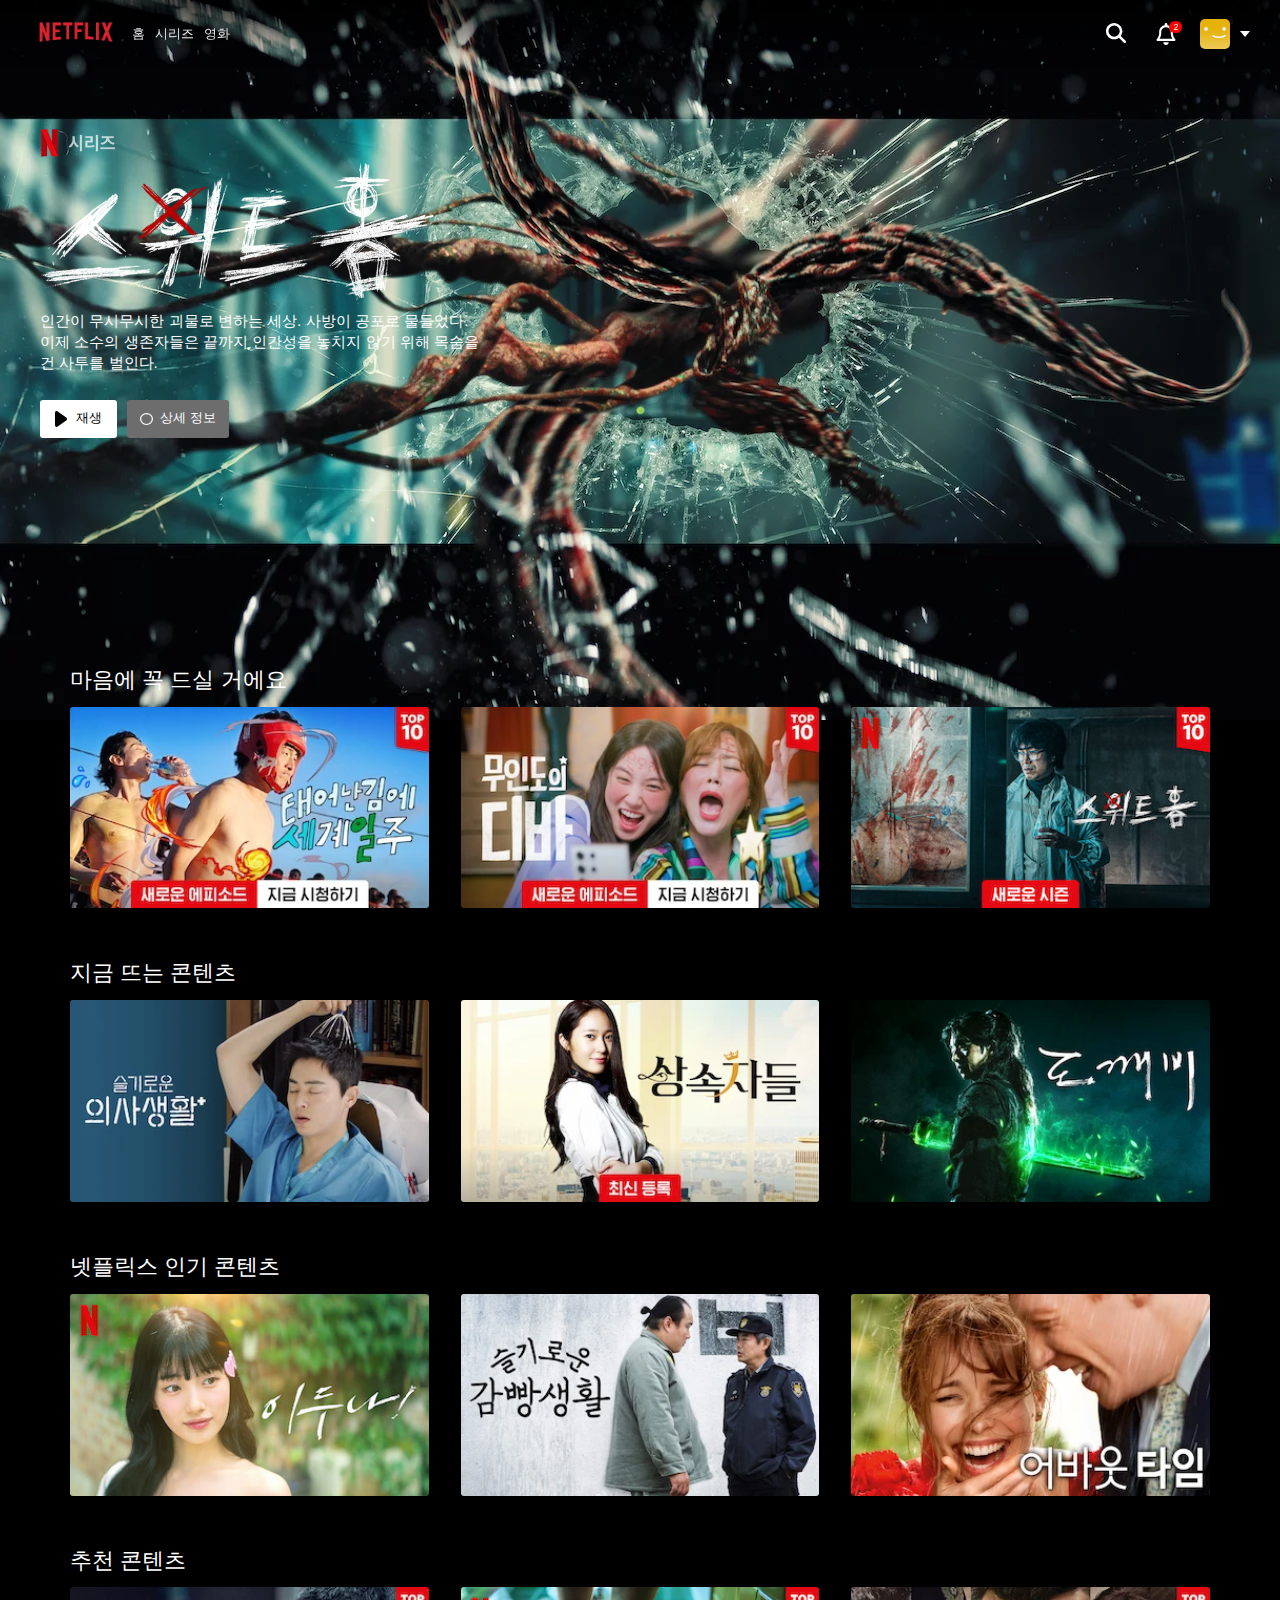
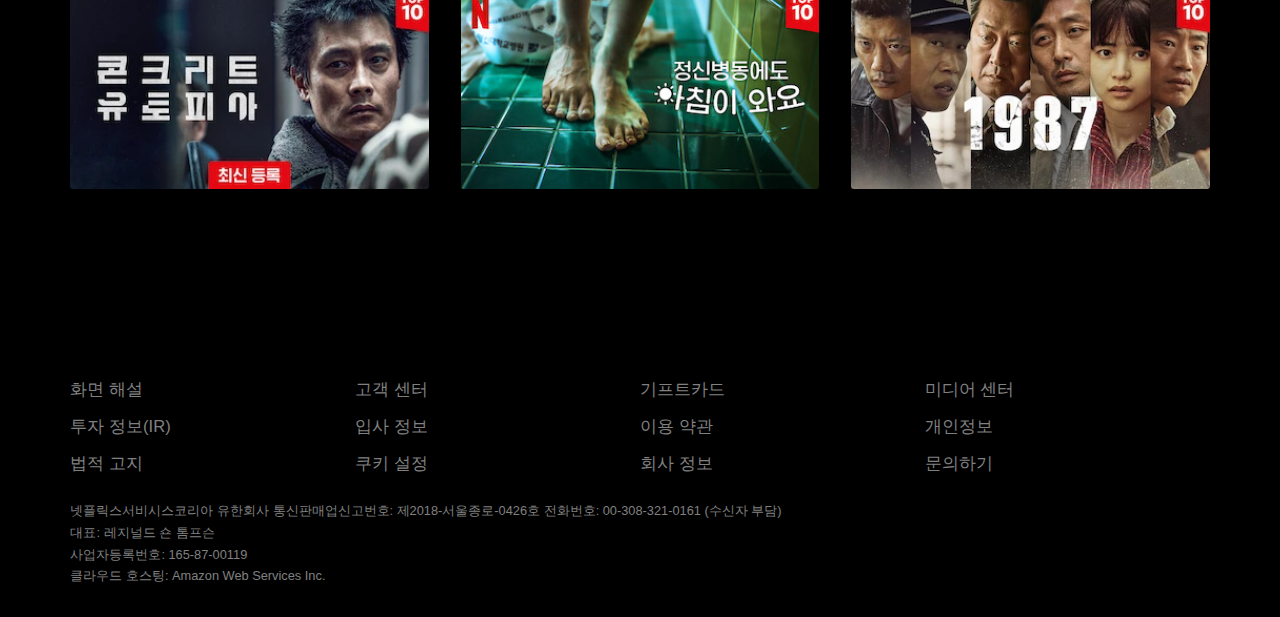
<file: index.html>
<!DOCTYPE html>
<html lang="ko">
  <head>
    <title>NETFLIX</title>
    <link rel="stylesheet" href="./styles/general.css" />
    <link rel="stylesheet" href="./styles/header.css" />
    <link rel="stylesheet" href="./styles/video.css" />
  </head>
  <body>
    <div class="mainView">
    <div class="wrap">
      <header class="header">
        <div class="left_section">
          <a >
          <img src="./netflix_image/Netflix_Logo_PMS.png" class="netflix_logo">
          </a>
          <ul class="navigation_bar">
            <il class="navigation_tab"><a>홈</a></il>
            <il class="navigation_tab"><a>시리즈</a></il>
            <il class="navigation_tab"><a>영화</a></il>
            <!-- <il class="navigation_tab"><a>NEW! 요즘 대세 콘텐츠</a></il>
            <il class="navigation_tab"><a>내가 찜한 리스트</a></il>
            <il class="navigation_tab"><a>언어별로 찾아보기</a></il> -->
          </ul>
        </div>
        <div class="right_section">
          <div class="search_icon_container">
            <button class="search_button">
              <img src="./netflix_image/magnifying-glass-solid.svg" alt="" class="search_icon">
            </button>
          </div>
          <div class="notifications_container">
            <img src="./netflix_image/bell-regular.svg" alt="" class="notifications_icon">
            <div class="notifications_count">2</div>
          </div>
          <div class="user_setting_container">
            <img src="./netflix_image/AAAABXYofKdCJceEP7pdxcEZ9wt80GsxEyXIbnG_QM8znksNz3JexvRbDLr0_AcNKr2SJtT-MLr1eCOA-e7xlDHsx4Jmmsi5HL8.png" alt="" class="user_icon">
            <div class="arrow"></div>
          </div>
        </div>
      </div>
    </header>
    <!-- banner -->
    <div class="main_wrap_container">
      <div class="main_wrap">
        <img class="main_wrap_image" src="./netflix_image/AAAABWschPeRlvGC4jzXtGJ0QtE8d2gnKnCEhSg0vZanjLl7nKW7HIDXcHyjOcqbeZ3BkpWIhnnPcVE_ec_lXi0u3CPNhDmwCwbeqv45.webp" alt="">
        <div class="main_wrap_content">
          <img src="./netflix_image/AAAABdD_qWjDW2wr6yV9HdnvgLAeDSP_be5MUlTWRYM2Tk63YFf506DuCWPYP38EagU4Fu6yYeX0kgLEGRgKWqwn_kP-4MTlfnWbgqcgziaVUODplo7JM5mwA2bUXfLM9jKowyAHa5CtZ_evB1tDiHzCGHPgIA8oHRDhvZODgAXzowvB1iexMjVrCQ.webp" alt="" class="main_wrap_title">
          <div class="main_title_subtitle">
            <span>인간이 무시무시한 괴물로 변하는 세상. 사방이 공포로 물들었다.<br>
            이제 소수의 생존자들은 끝까지 인간성을 놓치지 않기 위해 목숨을 건 사투를 벌인다.</span>
          </div>
          <div class="main_button">
          <div class="main_title_start">
            <button class="main_start_button">
            <img src="./netflix_image/play-solid-2.svg" alt="">
            재생
            </button>
          </div>
          <div class="main_title_info">
            <button class="main_info_button">
            <img src="./netflix_image/circle-regular.svg" alt="">
            상세 정보
            </button>
          </div>
        </div>
        </div>
      </div>
    </div>
    <div class="contents">
      <div class="card_container1">
        <div class="card_title">마음에 꼭 드실 거에요</div>
        <div class="card_image">
          <img src="./netflix_image/[base64].webp" alt="" class="card_images">
          <img src="./netflix_image/[base64].webp" alt="" class="card_images">
          <img src="./netflix_image/[base64].jpg" alt="" class="card_images">
          <!-- <img src="./netflix_image/[base64].webp" alt="" class="card_images">
          <img src="./netflix_image/AAAABTb4QqzA25WtO6x3O0WoU-IAnFTO2leMlxHUaQJvqa1yv8NasOikkpxWjiy2JnPaxcodubUIOhQUTdIyXbOcdbkOU1MDBQduDoAeS9-SjkQ9pkH5kHBQfcXE6vNGfTQk34XgHAN47mv2Zmr3F1i7M0Fb88IX710DeNX3DJQDFp8qkfMnnU8OpFXSKQiS7xo.jpg" alt="" class="card_images">
          <img src="./netflix_image/AAAABW9ukj_LMFeZHKFiEj2rwV6lU9djEqVgHu_aH3UO-3Be8oopDxHg5ra3qGYo2jd4rGiq7ok2kOncjv1yJsosASXva2QvKKtMv9degAL6ccoyQtU6ZWcoBdU8GEBHKO1rDtThj6D-_nwnJS_wkddCqRoq8_tbIMstl3g.webp" alt="" class="card_images"> -->
        </div>
      </div>
      <div class="card_container2">
        <div class="card_title">지금 뜨는 콘텐츠</div>
        <div class="card_image">
          <img src="./netflix_image/AAAABaXfhtqgWbbHeyNmqtJT-jMnmXrhzcHXzxOelsFTrARxMOgKXKpn51fDUoju9aOa5KmT2iMrycOCuH26YevH7FzAeIFzaY6N3L4.webp" alt="" class="card_images">
          <img src="./netflix_image/[base64].webp" alt="" class="card_images">
          <img src="./netflix_image/AAAABdpk3ZHE0s7q2OVCIqyaT8IOJSFpSnNkpLWD5_8b3VqehPEu306zZO8_GXhHayfmkxRiCgubvlhv5TsPqM-aD61iUq5BmsguJsE.webp" alt="" class="card_images">
          <!-- <img src="./netflix_image/[base64].webp" alt="" class="card_images">
          <img src="./netflix_image/AAAABTb4QqzA25WtO6x3O0WoU-IAnFTO2leMlxHUaQJvqa1yv8NasOikkpxWjiy2JnPaxcodubUIOhQUTdIyXbOcdbkOU1MDBQduDoAeS9-SjkQ9pkH5kHBQfcXE6vNGfTQk34XgHAN47mv2Zmr3F1i7M0Fb88IX710DeNX3DJQDFp8qkfMnnU8OpFXSKQiS7xo.jpg" alt="" class="card_images">
          <img src="./netflix_image/AAAABW9ukj_LMFeZHKFiEj2rwV6lU9djEqVgHu_aH3UO-3Be8oopDxHg5ra3qGYo2jd4rGiq7ok2kOncjv1yJsosASXva2QvKKtMv9degAL6ccoyQtU6ZWcoBdU8GEBHKO1rDtThj6D-_nwnJS_wkddCqRoq8_tbIMstl3g.webp" alt="" class="card_images"> -->
        </div>
      </div>
      <div class="card_container3">
        <div class="card_title">넷플릭스 인기 콘텐츠</div>
        <div class="card_image">
          <img src="./netflix_image/AAAABct6kaNGVe1p1gMRc8zFdhhvvvEfscFL1s_h74VOCEwDSxig9EO8195S2iXmRbcsKBLRvsG_gCKXZegE1PA2AzN0JZmwbXB9uLTNgYQvlWTTRifttMc-u4mL2Ll7l6u7zUV9.jpg" alt="" class="card_images">
          <img src="./netflix_image/AAAABTY8O3lhGydbqNCkwj4stCiwxwEfPaZ_wMPF8lx9ONQXoSdv_rKI9gPEyFNKT6QUAk7CfhvJqnkgORbNnm32XDMI6TyAACC27LQ.webp" alt="" class="card_images">
          <img src="./netflix_image/AAAABY0ckhioCLdzBQ0n2vqfp9bfif2LZBqS-zO4d321jR83vCM_l-JnOmpg0ynye1sDNBAxYC4bUFP9uYZi_lmwfGiNfkqWfuGCfis.webp" alt="" class="card_images">
          <!-- <img src="./netflix_image/[base64].webp" alt="" class="card_images">
          <img src="./netflix_image/AAAABTb4QqzA25WtO6x3O0WoU-IAnFTO2leMlxHUaQJvqa1yv8NasOikkpxWjiy2JnPaxcodubUIOhQUTdIyXbOcdbkOU1MDBQduDoAeS9-SjkQ9pkH5kHBQfcXE6vNGfTQk34XgHAN47mv2Zmr3F1i7M0Fb88IX710DeNX3DJQDFp8qkfMnnU8OpFXSKQiS7xo.jpg" alt="" class="card_images">
          <img src="./netflix_image/AAAABW9ukj_LMFeZHKFiEj2rwV6lU9djEqVgHu_aH3UO-3Be8oopDxHg5ra3qGYo2jd4rGiq7ok2kOncjv1yJsosASXva2QvKKtMv9degAL6ccoyQtU6ZWcoBdU8GEBHKO1rDtThj6D-_nwnJS_wkddCqRoq8_tbIMstl3g.webp" alt="" class="card_images"> -->
        </div>
      </div>
      <div class="card_container4">
        <div class="card_title">추천 콘텐츠</div>
        <div class="card_image">
          <!-- <img src="./netflix_image/AAAABct6kaNGVe1p1gMRc8zFdhhvvvEfscFL1s_h74VOCEwDSxig9EO8195S2iXmRbcsKBLRvsG_gCKXZegE1PA2AzN0JZmwbXB9uLTNgYQvlWTTRifttMc-u4mL2Ll7l6u7zUV9.jpg" alt="" class="card_images">
          <img src="./netflix_image/AAAABTY8O3lhGydbqNCkwj4stCiwxwEfPaZ_wMPF8lx9ONQXoSdv_rKI9gPEyFNKT6QUAk7CfhvJqnkgORbNnm32XDMI6TyAACC27LQ.webp" alt="" class="card_images">
          <img src="./netflix_image/AAAABY0ckhioCLdzBQ0n2vqfp9bfif2LZBqS-zO4d321jR83vCM_l-JnOmpg0ynye1sDNBAxYC4bUFP9uYZi_lmwfGiNfkqWfuGCfis.webp" alt="" class="card_images"> -->
          <img src="./netflix_image/[base64].webp" alt="" class="card_images">
          <img src="./netflix_image/AAAABTb4QqzA25WtO6x3O0WoU-IAnFTO2leMlxHUaQJvqa1yv8NasOikkpxWjiy2JnPaxcodubUIOhQUTdIyXbOcdbkOU1MDBQduDoAeS9-SjkQ9pkH5kHBQfcXE6vNGfTQk34XgHAN47mv2Zmr3F1i7M0Fb88IX710DeNX3DJQDFp8qkfMnnU8OpFXSKQiS7xo.jpg" alt="" class="card_images">
          <img src="./netflix_image/AAAABW9ukj_LMFeZHKFiEj2rwV6lU9djEqVgHu_aH3UO-3Be8oopDxHg5ra3qGYo2jd4rGiq7ok2kOncjv1yJsosASXva2QvKKtMv9degAL6ccoyQtU6ZWcoBdU8GEBHKO1rDtThj6D-_nwnJS_wkddCqRoq8_tbIMstl3g.webp" alt="" class="card_images">
        </div>
      </div>
    </div>
  </div>
    <div class="footer_container">
    <footer class="footer">
      <div>화면 해설</div>
      <div>고객 센터</div>
      <div>기프트카드</div>
      <div>미디어 센터</div>
      <div>투자 정보(IR)</div>
      <div>입사 정보</div>
      <div>이용 약관</div>
      <div>개인정보</div>
      <div>법적 고지</div>
      <div>쿠키 설정</div>
      <div>회사 정보</div>
      <div>문의하기</div>
    </footer>
    <div class="footer_content">
      넷플릭스서비시스코리아 유한회사 통신판매업신고번호: 제2018-서울종로-0426호 전화번호: 00-308-321-0161 (수신자 부담) <br>
      대표: 레지널드 숀 톰프슨 <br>
      사업자등록번호: 165-87-00119 <br>
      클라우드 호스팅: Amazon Web Services Inc.
    </div>
  </div>
  </body>
</html>
</file>
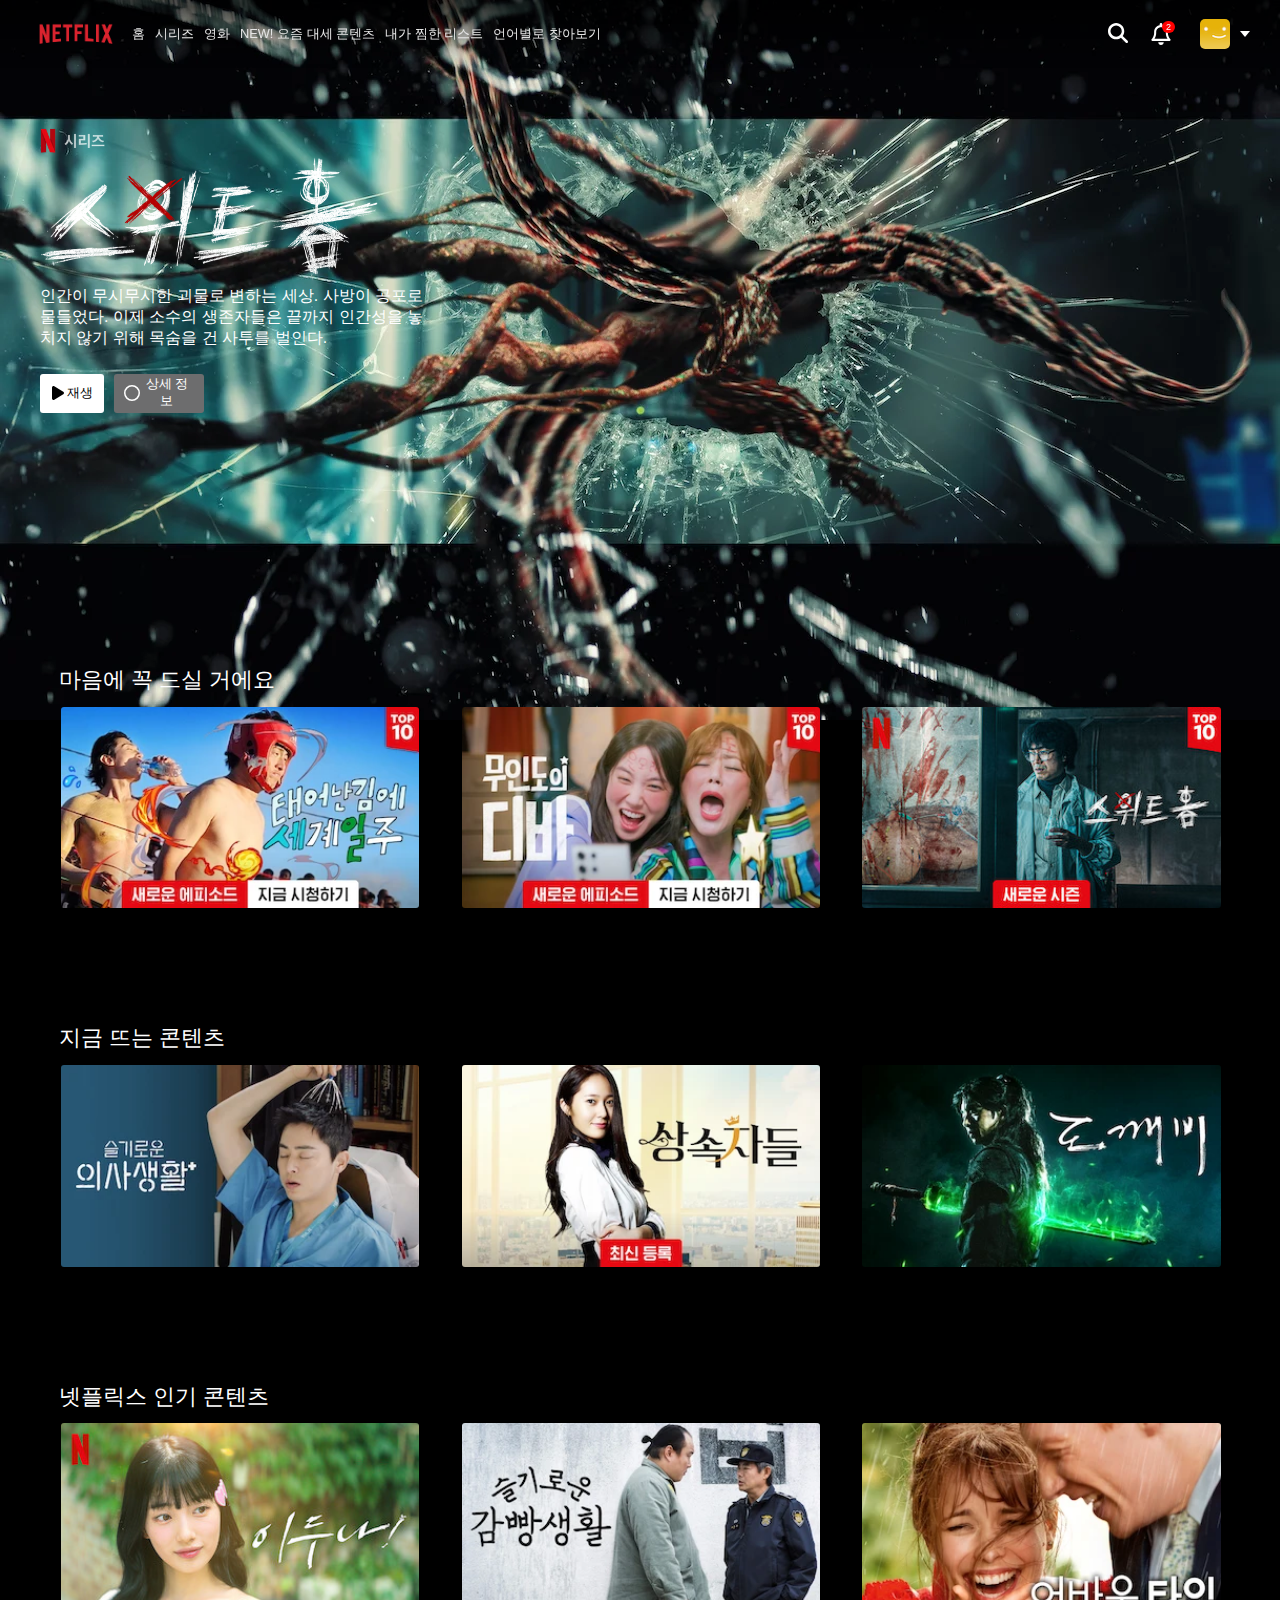
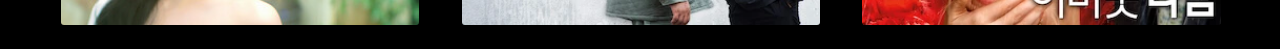
<file: NETFLIX/index.html>
<!DOCTYPE html>
<html lang="ko">
  <head>
    <meta charset="UTF-8" />
    <meta name="viewport" content="width=device-width, initial-scale=1.0" />
    <title>NETFLIX</title>
    <link rel="stylesheet" href="./styles/general.css" />
    <link rel="stylesheet" href="./styles/header.css" />
    <link rel="stylesheet" href="./styles/video.css" />
  </head>
  <body>
    <div class="wrap">
      <header class="header">
        <div class="left_section">
          <img src="./netflix_image/Netflix_Logo_PMS.png" class="netflix_logo">
          <ul class="navigation_bar">
            <il class="navigation_tab">홈</il>
            <il class="navigation_tab">시리즈</il>
            <il class="navigation_tab">영화</il>
            <il class="navigation_tab">NEW! 요즘 대세 콘텐츠</il>
            <il class="navigation_tab">내가 찜한 리스트</il>
            <il class="navigation_tab">언어별로 찾아보기</il>
          </ul>
        </div>
        <div class="right_section">
          <div class="search_icon_container">
            <button class="search_button">
              <img src="./netflix_image/magnifying-glass-solid.svg" alt="" class="search_icon">
            </button>
          </div>
          <div class="notifications_container">
            <img src="./netflix_image/bell-regular.svg" alt="" class="notifications_icon">
            <div class="notifications_count">2</div>
          </div>
          <div class="user_setting_container">
            <img src="./netflix_image/AAAABXYofKdCJceEP7pdxcEZ9wt80GsxEyXIbnG_QM8znksNz3JexvRbDLr0_AcNKr2SJtT-MLr1eCOA-e7xlDHsx4Jmmsi5HL8.png" alt="" class="user_icon">
            <div class="arrow"></div>
          </div>
        </div>
      </div>
    </header>
    <div class="main_wrap_container">
      <div class="main_wrap">
        <img class="main_wrap_image" src="./netflix_image/AAAABWschPeRlvGC4jzXtGJ0QtE8d2gnKnCEhSg0vZanjLl7nKW7HIDXcHyjOcqbeZ3BkpWIhnnPcVE_ec_lXi0u3CPNhDmwCwbeqv45.webp" alt="">
        <div class="main_wrap_content">
          <img src="./netflix_image/AAAABdD_qWjDW2wr6yV9HdnvgLAeDSP_be5MUlTWRYM2Tk63YFf506DuCWPYP38EagU4Fu6yYeX0kgLEGRgKWqwn_kP-4MTlfnWbgqcgziaVUODplo7JM5mwA2bUXfLM9jKowyAHa5CtZ_evB1tDiHzCGHPgIA8oHRDhvZODgAXzowvB1iexMjVrCQ.webp" alt="" class="main_wrap_title">
          <div class="main_title_subtitle">
            인간이 무시무시한 괴물로 변하는 세상. 사방이 공포로 물들었다.
            이제 소수의 생존자들은 끝까지 인간성을 놓치지 않기 위해 목숨을 건 사투를 벌인다.
          </div>
          <div class="main_button">
          <div class="main_title_start">
            <button class="main_start_button">
            <img src="./netflix_image/play-solid-2.svg" alt="">
            재생
            </button>
          </div>
          <div class="main_title_info">
            <button class="main_info_button">
            <img src="./netflix_image/circle-regular.svg" alt="">
            상세 정보
            </button>
          </div>
        </div>
        </div>
      </div>
    </div>
    <div class="contents">
    <div class="card_container1">
      <div class="card_title">마음에 꼭 드실 거에요</div>
      <div class="card_image">
        <img src="./netflix_image/[base64].webp" alt="" class="card_images">
        <img src="./netflix_image/[base64].webp" alt="" class="card_images">
        <img src="./netflix_image/[base64].jpg" alt="" class="card_images">
        <!-- <img src="./netflix_image/[base64].webp" alt="" class="card_images">
        <img src="./netflix_image/AAAABTb4QqzA25WtO6x3O0WoU-IAnFTO2leMlxHUaQJvqa1yv8NasOikkpxWjiy2JnPaxcodubUIOhQUTdIyXbOcdbkOU1MDBQduDoAeS9-SjkQ9pkH5kHBQfcXE6vNGfTQk34XgHAN47mv2Zmr3F1i7M0Fb88IX710DeNX3DJQDFp8qkfMnnU8OpFXSKQiS7xo.jpg" alt="" class="card_images">
        <img src="./netflix_image/AAAABW9ukj_LMFeZHKFiEj2rwV6lU9djEqVgHu_aH3UO-3Be8oopDxHg5ra3qGYo2jd4rGiq7ok2kOncjv1yJsosASXva2QvKKtMv9degAL6ccoyQtU6ZWcoBdU8GEBHKO1rDtThj6D-_nwnJS_wkddCqRoq8_tbIMstl3g.webp" alt="" class="card_images"> -->
      </div>
    </div>
    <div class="card_container2">
      <div class="card_title">지금 뜨는 콘텐츠</div>
      <div class="card_image">
        <img src="./netflix_image/AAAABaXfhtqgWbbHeyNmqtJT-jMnmXrhzcHXzxOelsFTrARxMOgKXKpn51fDUoju9aOa5KmT2iMrycOCuH26YevH7FzAeIFzaY6N3L4.webp" alt="" class="card_images">
        <img src="./netflix_image/[base64].webp" alt="" class="card_images">
        <img src="./netflix_image/AAAABdpk3ZHE0s7q2OVCIqyaT8IOJSFpSnNkpLWD5_8b3VqehPEu306zZO8_GXhHayfmkxRiCgubvlhv5TsPqM-aD61iUq5BmsguJsE.webp" alt="" class="card_images">
        <!-- <img src="./netflix_image/[base64].webp" alt="" class="card_images">
        <img src="./netflix_image/AAAABTb4QqzA25WtO6x3O0WoU-IAnFTO2leMlxHUaQJvqa1yv8NasOikkpxWjiy2JnPaxcodubUIOhQUTdIyXbOcdbkOU1MDBQduDoAeS9-SjkQ9pkH5kHBQfcXE6vNGfTQk34XgHAN47mv2Zmr3F1i7M0Fb88IX710DeNX3DJQDFp8qkfMnnU8OpFXSKQiS7xo.jpg" alt="" class="card_images">
        <img src="./netflix_image/AAAABW9ukj_LMFeZHKFiEj2rwV6lU9djEqVgHu_aH3UO-3Be8oopDxHg5ra3qGYo2jd4rGiq7ok2kOncjv1yJsosASXva2QvKKtMv9degAL6ccoyQtU6ZWcoBdU8GEBHKO1rDtThj6D-_nwnJS_wkddCqRoq8_tbIMstl3g.webp" alt="" class="card_images"> -->
      </div>
    </div>
    <div class="card_container3">
      <div class="card_title">넷플릭스 인기 콘텐츠</div>
      <div class="card_image">
        <img src="./netflix_image/AAAABct6kaNGVe1p1gMRc8zFdhhvvvEfscFL1s_h74VOCEwDSxig9EO8195S2iXmRbcsKBLRvsG_gCKXZegE1PA2AzN0JZmwbXB9uLTNgYQvlWTTRifttMc-u4mL2Ll7l6u7zUV9.jpg" alt="" class="card_images">
        <img src="./netflix_image/AAAABTY8O3lhGydbqNCkwj4stCiwxwEfPaZ_wMPF8lx9ONQXoSdv_rKI9gPEyFNKT6QUAk7CfhvJqnkgORbNnm32XDMI6TyAACC27LQ.webp" alt="" class="card_images">
        <img src="./netflix_image/AAAABY0ckhioCLdzBQ0n2vqfp9bfif2LZBqS-zO4d321jR83vCM_l-JnOmpg0ynye1sDNBAxYC4bUFP9uYZi_lmwfGiNfkqWfuGCfis.webp" alt="" class="card_images">
        <!-- <img src="./netflix_image/[base64].webp" alt="" class="card_images">
        <img src="./netflix_image/AAAABTb4QqzA25WtO6x3O0WoU-IAnFTO2leMlxHUaQJvqa1yv8NasOikkpxWjiy2JnPaxcodubUIOhQUTdIyXbOcdbkOU1MDBQduDoAeS9-SjkQ9pkH5kHBQfcXE6vNGfTQk34XgHAN47mv2Zmr3F1i7M0Fb88IX710DeNX3DJQDFp8qkfMnnU8OpFXSKQiS7xo.jpg" alt="" class="card_images">
        <img src="./netflix_image/AAAABW9ukj_LMFeZHKFiEj2rwV6lU9djEqVgHu_aH3UO-3Be8oopDxHg5ra3qGYo2jd4rGiq7ok2kOncjv1yJsosASXva2QvKKtMv9degAL6ccoyQtU6ZWcoBdU8GEBHKO1rDtThj6D-_nwnJS_wkddCqRoq8_tbIMstl3g.webp" alt="" class="card_images"> -->
      </div>
    </div>
  </div>
  </body>
</html>
</file>
<file: styles/general.css>
* {
  box-sizing: border-box;
  margin: 0;
}

/* div {
  -webkit-box-sizing: border-box;
  -moz-box-sizing: border-box;
  box-sizing: border-box;
} */

p {
  margin-top: 0;
  margin-bottom: 0;
}

body {
  font-family: Netflix Sans, Helvetica Neue, Segoe UI, Roboto, Ubuntu, Arial,
    sans-serif;
  margin: 0;
  padding-top: 68px;
  background-color: black;
  color: white;
  min-height: 100%;
}

.mainView {
}

html {
  min-height: 100%;
}
</file>
<file: styles/header.css>
.header {
  height: 68px;
  width: 100%;
  flex: 1;

  display: flex;
  flex-direction: row;
  justify-content: space-between;
  position: fixed;
  top: 0;
  left: 0;
  right: 0;
  z-index: 100;

  background-image: linear-gradient(
    180deg,
    rgba(0, 0, 0, 0.7) 10%,
    transparent
  );
}

.left_section {
  display: flex;
  align-items: center;
  margin-left: 30px;
  flex: 8;
}

.netflix_logo {
  width: 92px;
  height: 31px;
  object-fit: cover;
  cursor: pointer;
}

.navigation_bar {
  display: flex;
  flex-direction: row;
  align-items: center;
  padding-left: 10px;
}

.navigation_bar > .navigation_tab {
  font-size: 1vw;
  text-align: center;
  margin-right: 10px;
  cursor: pointer;
  color: #e5e5e5;
  transition: color 0.4s;
}

.navigation_tab:hover {
  color: #b3b3b3;
}

.right_section {
  display: flex;
  flex-direction: row;
  align-items: center;
  justify-content: flex-end;
  margin-right: 30px;
  padding-left: 100px;
  width: 250px;
}

.notifications_container {
  display: flex;
  flex-direction: row;
  align-items: center;
  position: relative;
  width: 4vw;
  height: 32px;
  margin-right: 15px;
}

.notifications_icon {
  width: 24px;
  height: 22px;
  min-width: 3vw;
  cursor: pointer;
}

.notifications_count {
  position: absolute;
  top: 3px;
  right: 0.2vw;
  font-size: 9px;
  background-color: red;
  padding: 1px 4px 1px 4px;
  border-radius: 100px;
  z-index: 9;
  font-weight: 500;
}

.search_button {
  background-color: transparent;
  border: 0px;
  margin-right: 15px;
}

.search_icon {
  width: 20px;
  cursor: pointer;
}

.search_icon_container {
  display: flex;
  flex-direction: row;
  align-items: center;
}

.user_setting_container {
  display: flex;
  flex-direction: row;
  align-items: center;
}

.user_icon {
  width: 30px;
  border-radius: 5px;
  cursor: pointer;
}

.arrow {
  width: 0px;
  height: 0px;
  border-top: calc(4px * 1.732) solid #fff;
  border-left: 5px solid transparent;
  border-right: 5px solid transparent;
  margin-left: 10px;
  transition: transform 367ms;
  cursor: pointer;
}

.arrow:hover {
  transform: rotate(180deg);
}

.main_wrap_container {
  position: relative;
  top: -68px;
  display: block;
  min-height: 100%;
}

.main_wrap_content {
  position: absolute;
  z-index: 3;
  top: 10vw;
  width: 35vw;
  margin-left: 40px;
}

.main_wrap_title,
.main_wrap_subtitle {
  width: 100%;
}

span {
  font-size: 1.2vw;
}

.main_wrap {
  background-image: linear-gradient(
    180deg,
    rgba(0, 0, 0, 0.7) 30%,
    transparent
  );
}

.main_wrap_image,
.main_wrap {
  width: 100%;
}

.main_button {
  display: flex;
  flex-direction: row;
  align-items: center;
  justify-content: flex-start;
  margin-top: 2vw;
  width: 3vw;
}

.main_start_button {
  width: 6vw;
  height: 3vw;
  display: flex;
  flex-direction: row;
  align-items: center;
  justify-content: space-around;
  padding: 0px 10px;
  background-color: #fff;
  border: 0px;
  border-radius: 3px;
  margin-right: 10px;
  font-weight: 500;
  cursor: pointer;
  font-size: 1vw;
}

.main_info_button {
  width: 8vw;
  height: 3vw;
  display: flex;
  flex-direction: row;
  align-items: center;
  justify-content: space-around;
  padding: 0px 10px;
  background-color: #6d6d6e;
  border: 0px;
  border-radius: 3px;
  color: #fff;
  font-weight: 500;
  cursor: pointer;
  font-size: 1vw;
}

button > img {
  width: 1vw;
}
</file>
<file: styles/video.css>
.contents {
  position: relative;
  top: -140px;
  min-height: 100%;
}

.card_container1 {
  width: 100%;
  padding: 0px 5.5vw;
  margin-bottom: 50px;
}

.card_container2 {
  width: 100%;
  padding: 0px 5.5vw;
  margin-bottom: 50px;
}

.card_container3 {
  width: 100%;
  padding: 0px 5.5vw;
  margin-bottom: 50px;
}

.card_container4 {
  width: 100%;
  padding: 0px 5.5vw;
  margin-bottom: 50px;
}

.card_title {
  margin-top: 1vw;
  margin-bottom: 1vw;
  font-size: 1.7vw;
  font-weight: 500;
  width: 100%;
}

.card_image {
  display: flex;
  flex-direction: row;
  align-items: center;
  justify-content: space-between;
}

.card_image > img {
  width: 28vw;
  border-radius: 3px;
  transition: all 1s ease 0.1s;
  cursor: pointer;
}

.card_image > img:hover {
  transform: scale(1.2, 1.2);
}

.footer_container {
  position: relative;
  width: 100%;
  height: 100px;
  padding: 0 5.5vw;
}

.footer {
  min-width: 100%;
  display: grid;
  grid-template-columns: 1fr 1fr 1fr 1fr;
  margin: 20px auto 10px 0;
}

footer > div {
  font-size: 1.3vw;
  color: gray;
  margin-bottom: 15px;
  font-weight: 300;
}

.footer_content {
  color: #808080;
  font-size: 1vw;
  font-weight: 300;
  line-height: 1.7;
  padding-bottom: 30px;
}
</file>
<file: NETFLIX/styles/general.css>
* {
  box-sizing: border-box;
  margin: 0;
}

/* div {
  -webkit-box-sizing: border-box;
  -moz-box-sizing: border-box;
  box-sizing: border-box;
} */

p {
  margin-top: 0;
  margin-bottom: 0;
}

body {
  font-family: Netflix Sans, Helvetica Neue, Segoe UI, Roboto, Ubuntu, Arial,
    sans-serif;
  margin: 0;
  padding-top: 68px;
  background-color: black;
  color: white;
}
</file>
<file: NETFLIX/styles/header.css>
.header {
  height: 68px;
  width: 100%;
  flex: 1;

  display: flex;
  flex-direction: row;
  justify-content: space-between;
  position: fixed;
  top: 0;
  left: 0;
  right: 0;
  z-index: 100;

  background-image: linear-gradient(
    180deg,
    rgba(0, 0, 0, 0.7) 10%,
    transparent
  );
}

.left_section {
  display: flex;
  align-items: center;
  margin-left: 30px;
  flex: 8;
}

.netflix_logo {
  width: 92px;
  height: 31px;
  object-fit: cover;
  cursor: pointer;
}

.navigation_bar {
  display: flex;
  flex-direction: row;
  align-items: center;
  padding-left: 10px;
}

.navigation_bar > .navigation_tab {
  font-size: 1vw;
  text-align: center;
  margin-right: 10px;
  cursor: pointer;
  color: #e5e5e5;
  transition: color 0.4s;
}

.navigation_tab:hover {
  color: #b3b3b3;
}

.right_section {
  display: flex;
  flex-direction: row;
  align-items: center;
  justify-content: flex-end;
  margin-right: 30px;
  padding-left: 100px;
  width: 250px;
}

.notifications_container {
  display: flex;
  flex-direction: row;
  align-items: center;
  position: relative;
  width: 36px;
  height: 32px;
  margin-right: 15px;
}

.notifications_icon {
  width: 24px;
  height: 22px;
  cursor: pointer;
}

.notifications_count {
  position: absolute;
  top: 3px;
  right: 10px;
  font-size: 9px;
  background-color: red;
  padding: 1px 4px 1px 4px;
  border-radius: 100px;
  z-index: 9;
  font-weight: 500;
}

.search_button {
  background-color: transparent;
  border: 0px;
  margin-right: 15px;
}

.search_icon {
  width: 20px;
  cursor: pointer;
}

.search_icon_container {
  display: flex;
  flex-direction: row;
  align-items: center;
}

.user_setting_container {
  display: flex;
  flex-direction: row;
  align-items: center;
}

.user_icon {
  width: 30px;
  border-radius: 5px;
  cursor: pointer;
}

.arrow {
  width: 0px;
  height: 0px;
  border-top: calc(4px * 1.732) solid #fff;
  border-left: 5px solid transparent;
  border-right: 5px solid transparent;
  margin-left: 10px;
  transition: transform 367ms;
  cursor: pointer;
}

.arrow:hover {
  transform: rotate(180deg);
}

.main_wrap_container {
  position: relative;
  top: -68px;
}

.main_wrap_content {
  position: absolute;
  z-index: 3;
  top: 10vw;
  width: 30vw;
  margin-left: 40px;
}

.main_wrap_title,
.main_wrap_subtitle {
  width: 100%;
  font-size: 1.2vw;
  text-shadow: 2px 2px 4px rgba(0, 0, 0, 0.45);
}

.main_wrap {
  background-image: linear-gradient(
    180deg,
    rgba(0, 0, 0, 0.7) 30%,
    transparent
  );
}

.main_wrap_image,
.main_wrap {
  width: 100%;
}

.main_button {
  display: flex;
  flex-direction: row;
  align-items: center;
  justify-content: flex-start;
  margin-top: 2vw;
  width: 250px;
}

.main_start_button {
  width: 5vw;
  height: 3vw;
  display: flex;
  flex-direction: row;
  align-items: center;
  justify-content: space-around;
  padding: 0px 10px;
  background-color: #fff;
  border: 0px;
  border-radius: 3px;
  margin-right: 10px;
  font-weight: 500;
  cursor: pointer;
  font-size: 1vw;
}

.main_info_button {
  width: 7vw;
  height: 3vw;
  display: flex;
  flex-direction: row;
  align-items: center;
  justify-content: space-around;
  padding: 0px 10px;
  background-color: #6d6d6e;
  border: 0px;
  border-radius: 3px;
  color: #fff;
  font-weight: 500;
  cursor: pointer;
  font-size: 1vw;
}
</file>
<file: NETFLIX/styles/video.css>
.contents {
  position: relative;
  top: -140px;
}

.card_container1 {
  width: 97%;
  height: 280px;
  position: absolute;
  z-index: 3;
  margin-left: 40px;
}

.card_container2 {
  width: 97%;
  height: 280px;
  position: absolute;
  top: 28vw;
  z-index: 3;
  margin-left: 40px;
}

.card_container3 {
  width: 97%;
  height: 280px;
  position: absolute;
  top: 56vw;
  z-index: 3;
  margin-left: 40px;
}

.card_title {
  margin-top: 1vw;
  margin-bottom: 1vw;
  font-size: 1.7vw;
  font-weight: 500;
  margin-left: 1.5vw;
}

.card_image {
  display: flex;
  flex-direction: row;
  align-items: center;
  margin-right: 40px;
  justify-content: space-around;
}

.card_image > img {
  width: 28vw;
  border-radius: 3px;
  transition: all 1s ease 0.1s;
  cursor: pointer;
}

.card_image > img:hover {
  transform: scale(1.2, 1.2);
}
</file>
